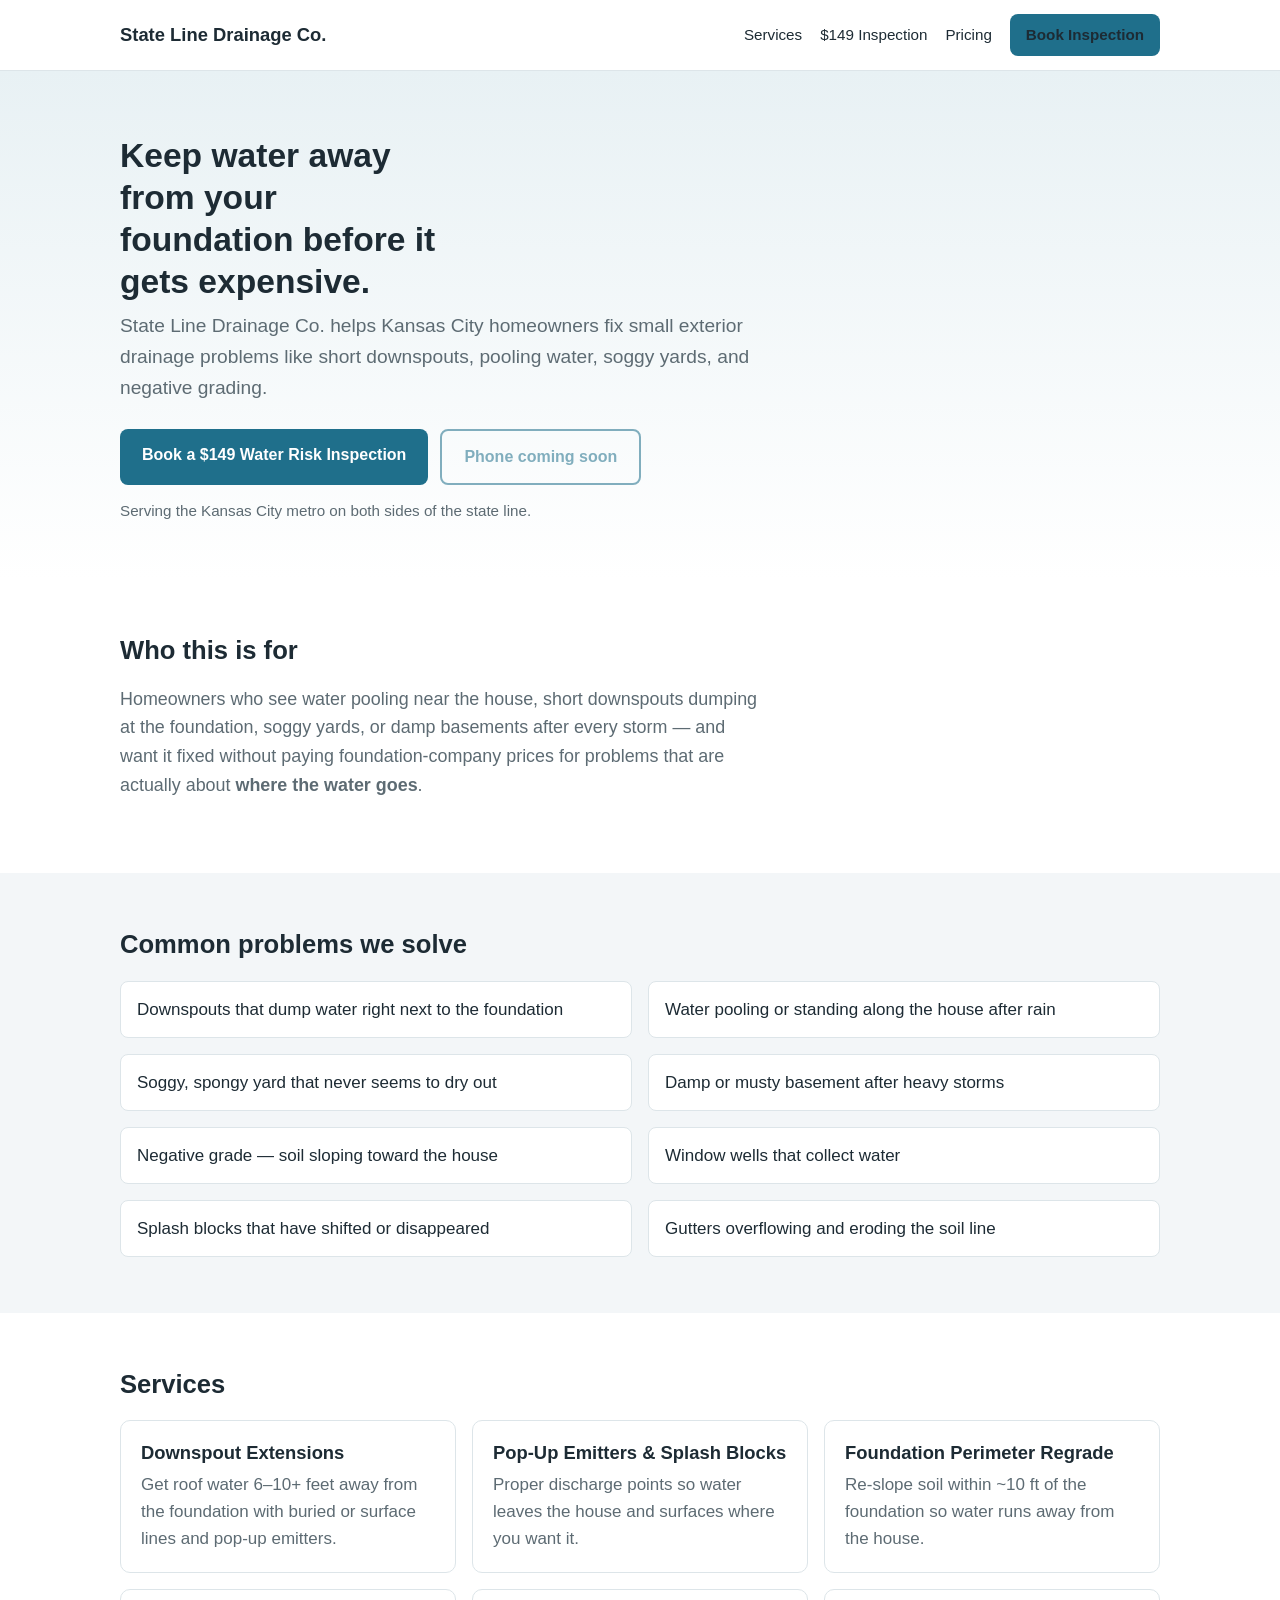
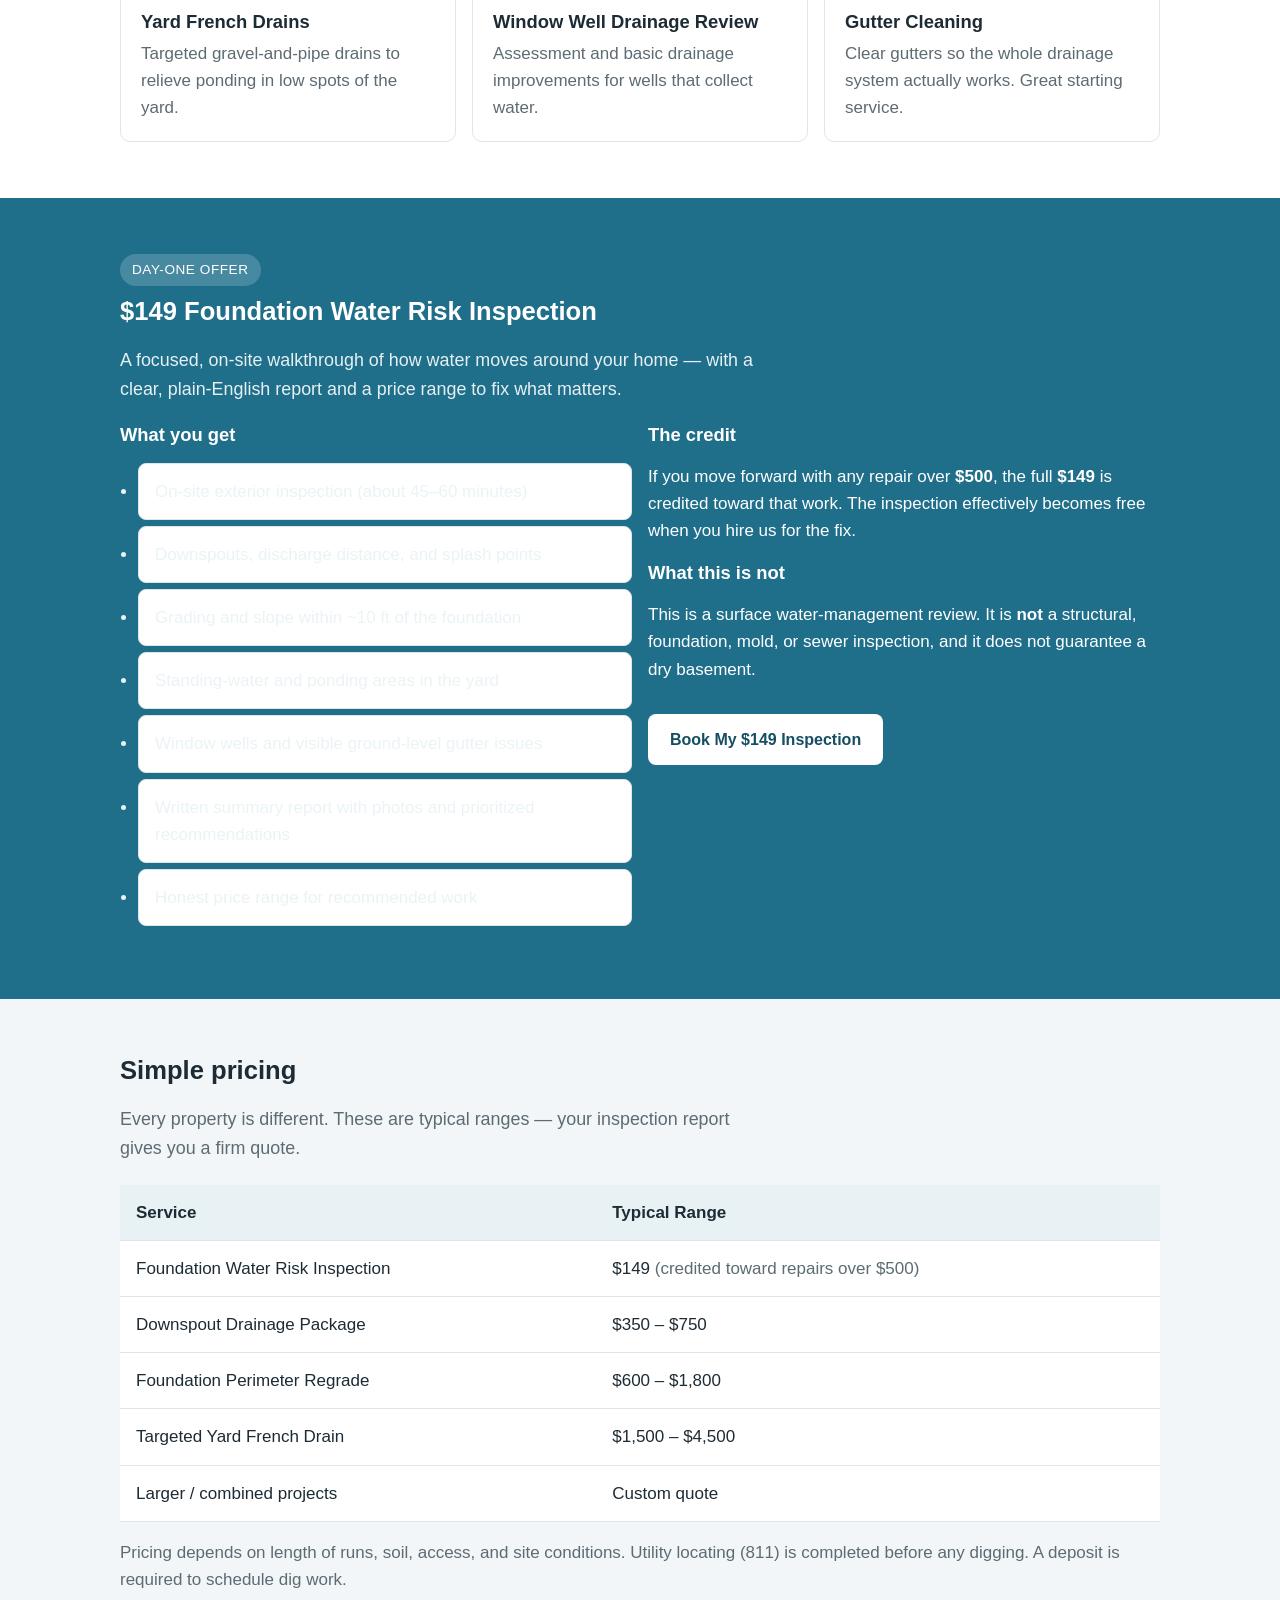
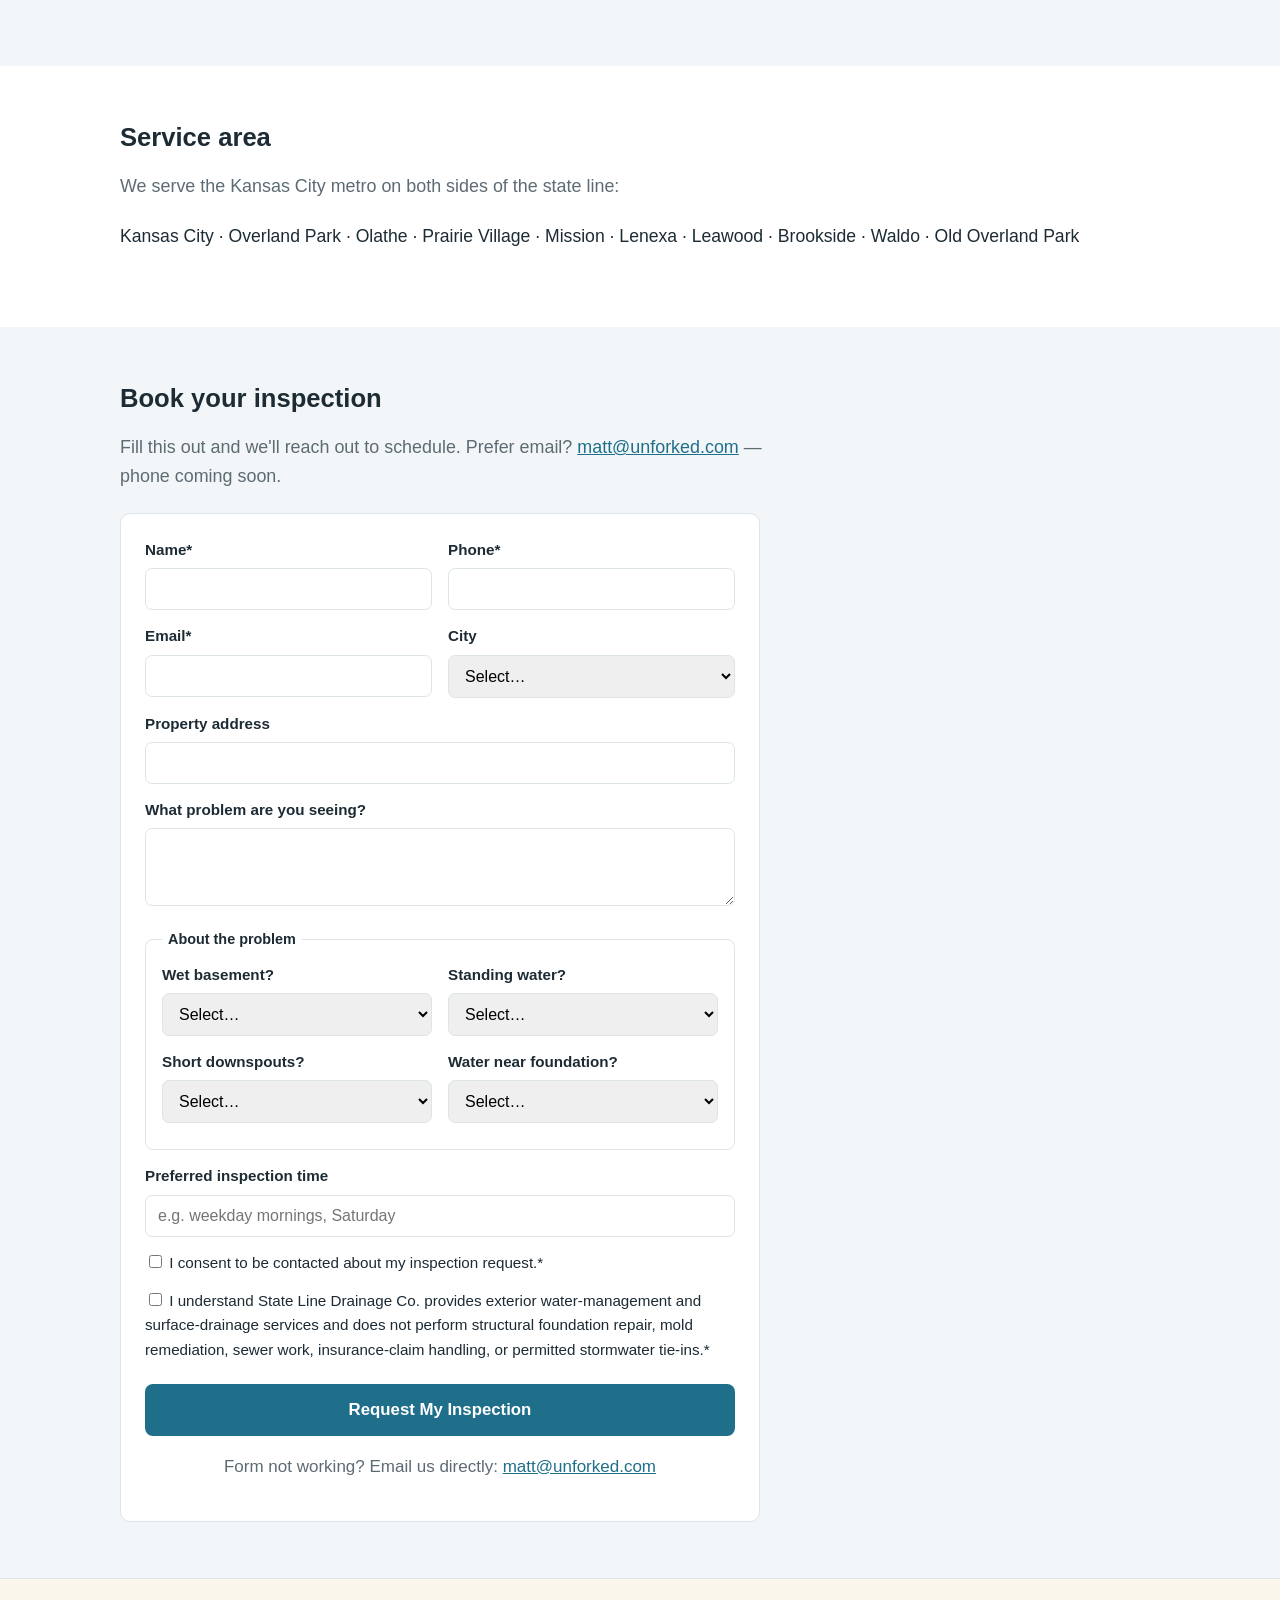
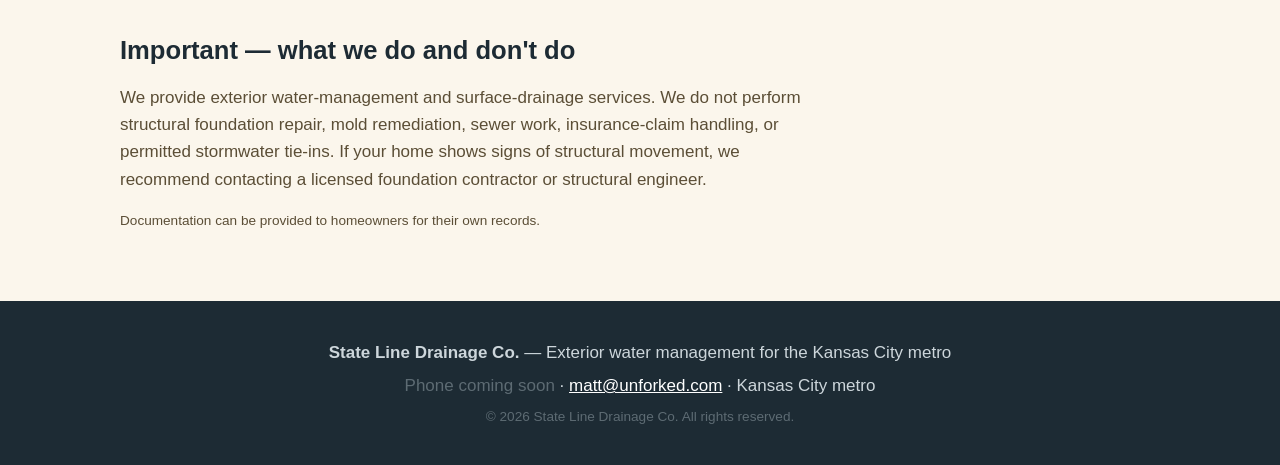
<file: index.html>
<!DOCTYPE html>
<html lang="en">
<head>
  <meta charset="UTF-8" />
  <meta name="viewport" content="width=device-width, initial-scale=1" />
  <title>State Line Drainage Co. — Exterior Water Management in Kansas City</title>
  <meta name="description" content="We help Kansas City homeowners move water away from their foundation — downspout extensions, regrading, French drains, and water-risk inspections. Not foundation repair." />
  <link rel="stylesheet" href="style.css" />
</head>
<body>

  <header class="site-header">
    <div class="container header-inner">
      <a href="#top" class="brand">State Line Drainage Co.</a>
      <nav class="nav">
        <a href="#services">Services</a>
        <a href="#offer">$149 Inspection</a>
        <a href="#pricing">Pricing</a>
        <a href="#contact" class="btn btn-small">Book Inspection</a>
      </nav>
    </div>
  </header>

  <!-- HERO -->
  <section id="top" class="hero">
    <div class="container">
      <h1>Keep water away from your foundation before it gets expensive.</h1>
      <p class="subhead">
        State Line Drainage Co. helps Kansas City homeowners fix small exterior drainage
        problems like short downspouts, pooling water, soggy yards, and negative grading.
      </p>
      <div class="hero-cta">
        <a href="#contact" class="btn">Book a $149 Water Risk Inspection</a>
        <span class="btn btn-ghost btn-disabled" aria-disabled="true">Phone coming soon</span>
      </div>
      <p class="hero-note">Serving the Kansas City metro on both sides of the state line.</p>
    </div>
  </section>

  <!-- WHO IT'S FOR -->
  <section class="section" id="who">
    <div class="container">
      <h2>Who this is for</h2>
      <p class="lead">
        Homeowners who see water pooling near the house, short downspouts dumping at the
        foundation, soggy yards, or damp basements after every storm — and want it fixed
        without paying foundation-company prices for problems that are actually about
        <strong>where the water goes</strong>.
      </p>
    </div>
  </section>

  <!-- PROBLEMS -->
  <section class="section section-alt" id="problems">
    <div class="container">
      <h2>Common problems we solve</h2>
      <ul class="grid grid-2">
        <li>Downspouts that dump water right next to the foundation</li>
        <li>Water pooling or standing along the house after rain</li>
        <li>Soggy, spongy yard that never seems to dry out</li>
        <li>Damp or musty basement after heavy storms</li>
        <li>Negative grade — soil sloping toward the house</li>
        <li>Window wells that collect water</li>
        <li>Splash blocks that have shifted or disappeared</li>
        <li>Gutters overflowing and eroding the soil line</li>
      </ul>
    </div>
  </section>

  <!-- SERVICES -->
  <section class="section" id="services">
    <div class="container">
      <h2>Services</h2>
      <div class="grid grid-3">
        <div class="card">
          <h3>Downspout Extensions</h3>
          <p>Get roof water 6–10+ feet away from the foundation with buried or surface lines and pop-up emitters.</p>
        </div>
        <div class="card">
          <h3>Pop-Up Emitters &amp; Splash Blocks</h3>
          <p>Proper discharge points so water leaves the house and surfaces where you want it.</p>
        </div>
        <div class="card">
          <h3>Foundation Perimeter Regrade</h3>
          <p>Re-slope soil within ~10 ft of the foundation so water runs away from the house.</p>
        </div>
        <div class="card">
          <h3>Yard French Drains</h3>
          <p>Targeted gravel-and-pipe drains to relieve ponding in low spots of the yard.</p>
        </div>
        <div class="card">
          <h3>Window Well Drainage Review</h3>
          <p>Assessment and basic drainage improvements for wells that collect water.</p>
        </div>
        <div class="card">
          <h3>Gutter Cleaning</h3>
          <p>Clear gutters so the whole drainage system actually works. Great starting service.</p>
        </div>
      </div>
    </div>
  </section>

  <!-- OFFER -->
  <section class="section section-offer" id="offer">
    <div class="container">
      <span class="badge">Day-One Offer</span>
      <h2>$149 Foundation Water Risk Inspection</h2>
      <p class="lead">
        A focused, on-site walkthrough of how water moves around your home — with a clear,
        plain-English report and a price range to fix what matters.
      </p>
      <div class="grid grid-2">
        <div>
          <h3>What you get</h3>
          <ul class="list">
            <li>On-site exterior inspection (about 45–60 minutes)</li>
            <li>Downspouts, discharge distance, and splash points</li>
            <li>Grading and slope within ~10 ft of the foundation</li>
            <li>Standing-water and ponding areas in the yard</li>
            <li>Window wells and visible ground-level gutter issues</li>
            <li>Written summary report with photos and prioritized recommendations</li>
            <li>Honest price range for recommended work</li>
          </ul>
        </div>
        <div>
          <h3>The credit</h3>
          <p>
            If you move forward with any repair over <strong>$500</strong>, the full
            <strong>$149</strong> is credited toward that work. The inspection effectively
            becomes free when you hire us for the fix.
          </p>
          <h3>What this is not</h3>
          <p>
            This is a surface water-management review. It is <strong>not</strong> a structural,
            foundation, mold, or sewer inspection, and it does not guarantee a dry basement.
          </p>
          <a href="#contact" class="btn">Book My $149 Inspection</a>
        </div>
      </div>
    </div>
  </section>

  <!-- PRICING -->
  <section class="section section-alt" id="pricing">
    <div class="container">
      <h2>Simple pricing</h2>
      <p class="lead">Every property is different. These are typical ranges — your inspection report gives you a firm quote.</p>
      <table class="pricing">
        <thead>
          <tr><th>Service</th><th>Typical Range</th></tr>
        </thead>
        <tbody>
          <tr><td>Foundation Water Risk Inspection</td><td>$149 <span class="muted">(credited toward repairs over $500)</span></td></tr>
          <tr><td>Downspout Drainage Package</td><td>$350 – $750</td></tr>
          <tr><td>Foundation Perimeter Regrade</td><td>$600 – $1,800</td></tr>
          <tr><td>Targeted Yard French Drain</td><td>$1,500 – $4,500</td></tr>
          <tr><td>Larger / combined projects</td><td>Custom quote</td></tr>
        </tbody>
      </table>
      <p class="muted">
        Pricing depends on length of runs, soil, access, and site conditions. Utility locating
        (811) is completed before any digging. A deposit is required to schedule dig work.
      </p>
    </div>
  </section>

  <!-- SERVICE AREA -->
  <section class="section" id="area">
    <div class="container">
      <h2>Service area</h2>
      <p class="lead">We serve the Kansas City metro on both sides of the state line:</p>
      <p class="area-list">
        Kansas City &middot; Overland Park &middot; Olathe &middot; Prairie Village &middot;
        Mission &middot; Lenexa &middot; Leawood &middot; Brookside &middot; Waldo &middot; Old Overland Park
      </p>
    </div>
  </section>

  <!-- CONTACT -->
  <section class="section section-alt" id="contact">
    <div class="container">
      <h2>Book your inspection</h2>
      <p class="lead">Fill this out and we'll reach out to schedule. Prefer email? <a href="mailto:matt@unforked.com">matt@unforked.com</a> — phone coming soon.</p>

      <form name="drainage-lead" method="POST" action="/thanks.html" data-netlify="true" netlify-honeypot="bot-field" class="form" id="leadForm">
        <input type="hidden" name="form-name" value="drainage-lead" />
        <p class="hidden"><label>Don't fill this out: <input name="bot-field" /></label></p>

        <div class="form-row">
          <label>Name*
            <input type="text" name="name" required />
          </label>
          <label>Phone*
            <input type="tel" name="phone" required />
          </label>
        </div>

        <div class="form-row">
          <label>Email*
            <input type="email" name="email" required />
          </label>
          <label>City
            <select name="city">
              <option value="">Select…</option>
              <option>Kansas City</option>
              <option>Overland Park</option>
              <option>Olathe</option>
              <option>Prairie Village</option>
              <option>Mission</option>
              <option>Lenexa</option>
              <option>Leawood</option>
              <option>Brookside</option>
              <option>Waldo</option>
              <option>Old Overland Park</option>
              <option>Other</option>
            </select>
          </label>
        </div>

        <label>Property address
          <input type="text" name="address" />
        </label>

        <label>What problem are you seeing?
          <textarea name="problem" rows="3"></textarea>
        </label>

        <fieldset>
          <legend>About the problem</legend>
          <div class="form-row">
            <label>Wet basement?
              <select name="wet_basement">
                <option value="">Select…</option>
                <option>Yes</option>
                <option>No</option>
                <option>Not sure</option>
              </select>
            </label>
            <label>Standing water?
              <select name="standing_water">
                <option value="">Select…</option>
                <option>Yes</option>
                <option>No</option>
                <option>Not sure</option>
              </select>
            </label>
          </div>
          <div class="form-row">
            <label>Short downspouts?
              <select name="short_downspouts">
                <option value="">Select…</option>
                <option>Yes</option>
                <option>No</option>
                <option>Not sure</option>
              </select>
            </label>
            <label>Water near foundation?
              <select name="water_near_foundation">
                <option value="">Select…</option>
                <option>Yes</option>
                <option>No</option>
                <option>Not sure</option>
              </select>
            </label>
          </div>
        </fieldset>

        <label>Preferred inspection time
          <input type="text" name="preferred_time" placeholder="e.g. weekday mornings, Saturday" />
        </label>

        <label class="check">
          <input type="checkbox" name="consent" value="yes" required />
          I consent to be contacted about my inspection request.*
        </label>

        <label class="check">
          <input type="checkbox" name="disclaimer_ack" value="yes" required />
          I understand State Line Drainage Co. provides exterior water-management and
          surface-drainage services and does not perform structural foundation repair, mold
          remediation, sewer work, insurance-claim handling, or permitted stormwater tie-ins.*
        </label>

        <button type="submit" class="btn btn-full">Request My Inspection</button>
        <p class="muted center">
          Form not working? Email us directly:
          <a href="mailto:matt@unforked.com?subject=Inspection%20Request%20-%20State%20Line%20Drainage">matt@unforked.com</a>
        </p>
      </form>
    </div>
  </section>

  <!-- DISCLAIMER -->
  <section class="section disclaimer">
    <div class="container">
      <h2>Important — what we do and don't do</h2>
      <p>
        We provide exterior water-management and surface-drainage services. We do not perform
        structural foundation repair, mold remediation, sewer work, insurance-claim handling,
        or permitted stormwater tie-ins. If your home shows signs of structural movement, we
        recommend contacting a licensed foundation contractor or structural engineer.
      </p>
      <p class="muted small">
        Documentation can be provided to homeowners for their own records.
      </p>
    </div>
  </section>

  <footer class="site-footer">
    <div class="container">
      <p><strong>State Line Drainage Co.</strong> — Exterior water management for the Kansas City metro</p>
      <p>
        <span class="muted">Phone coming soon</span> &middot;
        <a href="mailto:matt@unforked.com">matt@unforked.com</a> &middot;
        Kansas City metro
      </p>
      <p class="muted small">&copy; <span id="year"></span> State Line Drainage Co. All rights reserved.</p>
    </div>
  </footer>

  <a href="#contact" class="mobile-call">Book Inspection</a>

  <script src="script.js"></script>
</body>
</html>
</file>
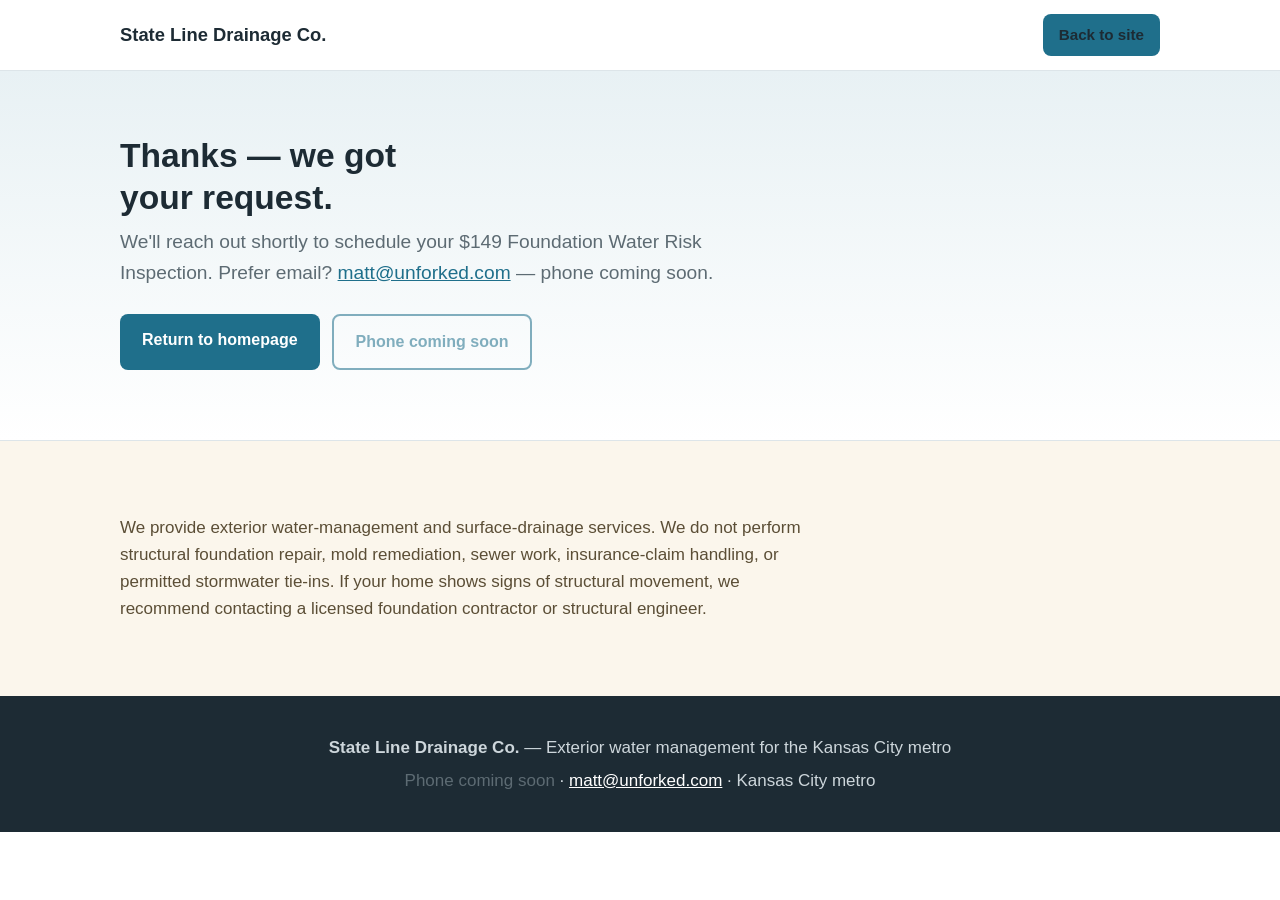
<file: thanks.html>
<!DOCTYPE html>
<html lang="en">
<head>
  <meta charset="UTF-8" />
  <meta name="viewport" content="width=device-width, initial-scale=1" />
  <title>Request received — State Line Drainage Co.</title>
  <meta name="robots" content="noindex" />
  <link rel="stylesheet" href="style.css" />
</head>
<body>
  <header class="site-header">
    <div class="container header-inner">
      <a href="/" class="brand">State Line Drainage Co.</a>
      <nav class="nav">
        <a href="/#contact" class="btn btn-small">Back to site</a>
      </nav>
    </div>
  </header>

  <section class="hero">
    <div class="container">
      <h1>Thanks — we got your request.</h1>
      <p class="subhead">
        We'll reach out shortly to schedule your $149 Foundation Water Risk Inspection.
        Prefer email? <a href="mailto:matt@unforked.com">matt@unforked.com</a> — phone coming soon.
      </p>
      <div class="hero-cta">
        <a href="/" class="btn">Return to homepage</a>
        <span class="btn btn-ghost btn-disabled" aria-disabled="true">Phone coming soon</span>
      </div>
    </div>
  </section>

  <section class="section disclaimer">
    <div class="container">
      <p>
        We provide exterior water-management and surface-drainage services. We do not perform
        structural foundation repair, mold remediation, sewer work, insurance-claim handling,
        or permitted stormwater tie-ins. If your home shows signs of structural movement, we
        recommend contacting a licensed foundation contractor or structural engineer.
      </p>
    </div>
  </section>

  <footer class="site-footer">
    <div class="container">
      <p><strong>State Line Drainage Co.</strong> — Exterior water management for the Kansas City metro</p>
      <p><span class="muted">Phone coming soon</span> &middot; <a href="mailto:matt@unforked.com">matt@unforked.com</a> &middot; Kansas City metro</p>
    </div>
  </footer>
</body>
</html>
</file>
<file: style.css>
:root {
  --bg: #ffffff;
  --bg-alt: #f3f6f8;
  --ink: #1d2b34;
  --muted: #5d6b73;
  --brand: #1f6f8b;
  --brand-dark: #154e63;
  --accent: #e8f1f4;
  --line: #dde5e9;
  --max: 1080px;
}

* { box-sizing: border-box; }

body {
  margin: 0;
  font-family: -apple-system, BlinkMacSystemFont, "Segoe UI", Roboto, Helvetica, Arial, sans-serif;
  color: var(--ink);
  background: var(--bg);
  line-height: 1.6;
  font-size: 17px;
}

.container { width: 100%; max-width: var(--max); margin: 0 auto; padding: 0 20px; }

h1, h2, h3 { line-height: 1.25; color: var(--ink); }
h1 { font-size: 2.1rem; margin: 0 0 .5rem; }
h2 { font-size: 1.6rem; margin: 0 0 1rem; }
h3 { font-size: 1.15rem; margin: 0 0 .4rem; }

a { color: var(--brand); }

/* Header */
.site-header {
  position: sticky; top: 0; z-index: 50;
  background: rgba(255,255,255,.96);
  border-bottom: 1px solid var(--line);
  backdrop-filter: saturate(180%) blur(6px);
}
.header-inner { display: flex; align-items: center; justify-content: space-between; padding: 14px 20px; }
.brand { font-weight: 700; font-size: 1.15rem; text-decoration: none; color: var(--ink); }
.nav { display: flex; align-items: center; gap: 18px; }
.nav a { text-decoration: none; color: var(--ink); font-size: .95rem; }
.nav a:hover { color: var(--brand); }

/* Buttons */
.btn {
  display: inline-block; background: var(--brand); color: #fff;
  padding: 13px 22px; border-radius: 8px; text-decoration: none;
  font-weight: 600; border: none; cursor: pointer; font-size: 1rem;
}
.btn:hover { background: var(--brand-dark); }
.btn-small { padding: 9px 16px; font-size: .9rem; }
.btn-ghost { background: transparent; color: var(--brand); border: 2px solid var(--brand); }
.btn-ghost:hover { background: var(--accent); color: var(--brand-dark); }
.btn-full { width: 100%; padding: 16px; font-size: 1.05rem; margin-top: 8px; }
.btn-disabled { opacity: .55; pointer-events: none; cursor: default; }

/* Hero */
.hero { background: linear-gradient(180deg, var(--accent), #fff); padding: 64px 0 56px; }
.hero h1 { max-width: 18ch; }
.subhead { font-size: 1.2rem; color: var(--muted); max-width: 60ch; margin: 0 0 1.6rem; }
.hero-cta { display: flex; flex-wrap: wrap; gap: 12px; margin-bottom: 14px; }
.hero-note { color: var(--muted); font-size: .95rem; margin: 0; }

/* Sections */
.section { padding: 56px 0; }
.section-alt { background: var(--bg-alt); }
.lead { font-size: 1.12rem; color: var(--muted); max-width: 65ch; }

/* Grids */
.grid { list-style: none; padding: 0; margin: 1.2rem 0 0; display: grid; gap: 16px; }
.grid-2 { grid-template-columns: repeat(2, 1fr); }
.grid-3 { grid-template-columns: repeat(3, 1fr); }
.grid li { background: #fff; border: 1px solid var(--line); border-radius: 8px; padding: 14px 16px; }
.section-alt .grid li { background: #fff; }

.card { background: #fff; border: 1px solid var(--line); border-radius: 10px; padding: 20px; }
.card p { color: var(--muted); margin: 0; }

/* Offer */
.section-offer { background: var(--brand); color: #fff; }
.section-offer h2, .section-offer h3 { color: #fff; }
.section-offer .lead { color: #e6f0f3; }
.section-offer .list { color: #eaf3f5; }
.section-offer .btn { background: #fff; color: var(--brand-dark); margin-top: 14px; }
.section-offer .btn:hover { background: #eaf3f5; }
.badge {
  display: inline-block; background: rgba(255,255,255,.18); color: #fff;
  padding: 5px 12px; border-radius: 999px; font-size: .85rem;
  letter-spacing: .04em; text-transform: uppercase; margin-bottom: 10px;
}
.list { padding-left: 18px; }
.list li { margin-bottom: 6px; }

/* Pricing */
.pricing { width: 100%; border-collapse: collapse; margin: 1.4rem 0 1rem; background: #fff; }
.pricing th, .pricing td { text-align: left; padding: 14px 16px; border-bottom: 1px solid var(--line); }
.pricing th { background: var(--accent); }
.muted { color: var(--muted); }
.small { font-size: .85rem; }
.center { text-align: center; }
.area-list { font-size: 1.1rem; line-height: 2; }

/* Form */
.form { max-width: 640px; margin-top: 1.4rem; background: #fff; padding: 24px; border: 1px solid var(--line); border-radius: 10px; }
.form label { display: block; margin-bottom: 14px; font-weight: 600; font-size: .95rem; }
.form input, .form select, .form textarea {
  width: 100%; margin-top: 6px; padding: 11px 12px; font-size: 1rem;
  border: 1px solid var(--line); border-radius: 7px; font-family: inherit; font-weight: 400;
}
.form-row { display: grid; grid-template-columns: 1fr 1fr; gap: 16px; }
.form fieldset { border: 1px solid var(--line); border-radius: 8px; margin: 0 0 14px; padding: 12px 16px; }
.form legend { font-weight: 600; font-size: .9rem; padding: 0 6px; }
.check { display: flex; align-items: flex-start; gap: 8px; font-weight: 400 !important; }
.check input { width: auto !important; margin-top: 4px; }
.hidden { display: none; }

/* Disclaimer */
.disclaimer { background: #fbf6ec; border-top: 1px solid var(--line); }
.disclaimer p { max-width: 75ch; color: #5b4e36; }

/* Footer */
.site-footer { background: var(--ink); color: #cdd6db; padding: 32px 0; text-align: center; }
.site-footer a { color: #fff; }
.site-footer p { margin: 6px 0; }

/* Mobile call button */
.mobile-call {
  display: none; position: fixed; bottom: 0; left: 0; right: 0;
  background: var(--brand-dark); color: #fff; text-align: center;
  padding: 15px; font-weight: 700; text-decoration: none; z-index: 60;
}

/* Responsive */
@media (max-width: 760px) {
  body { font-size: 16px; }
  h1 { font-size: 1.7rem; }
  h2 { font-size: 1.4rem; }
  .nav a:not(.btn) { display: none; }
  .grid-2, .grid-3, .form-row { grid-template-columns: 1fr; }
  .hero { padding: 44px 0 40px; }
  .section { padding: 40px 0; }
  .mobile-call { display: block; }
  .site-footer { padding-bottom: 70px; }
}
</file>
